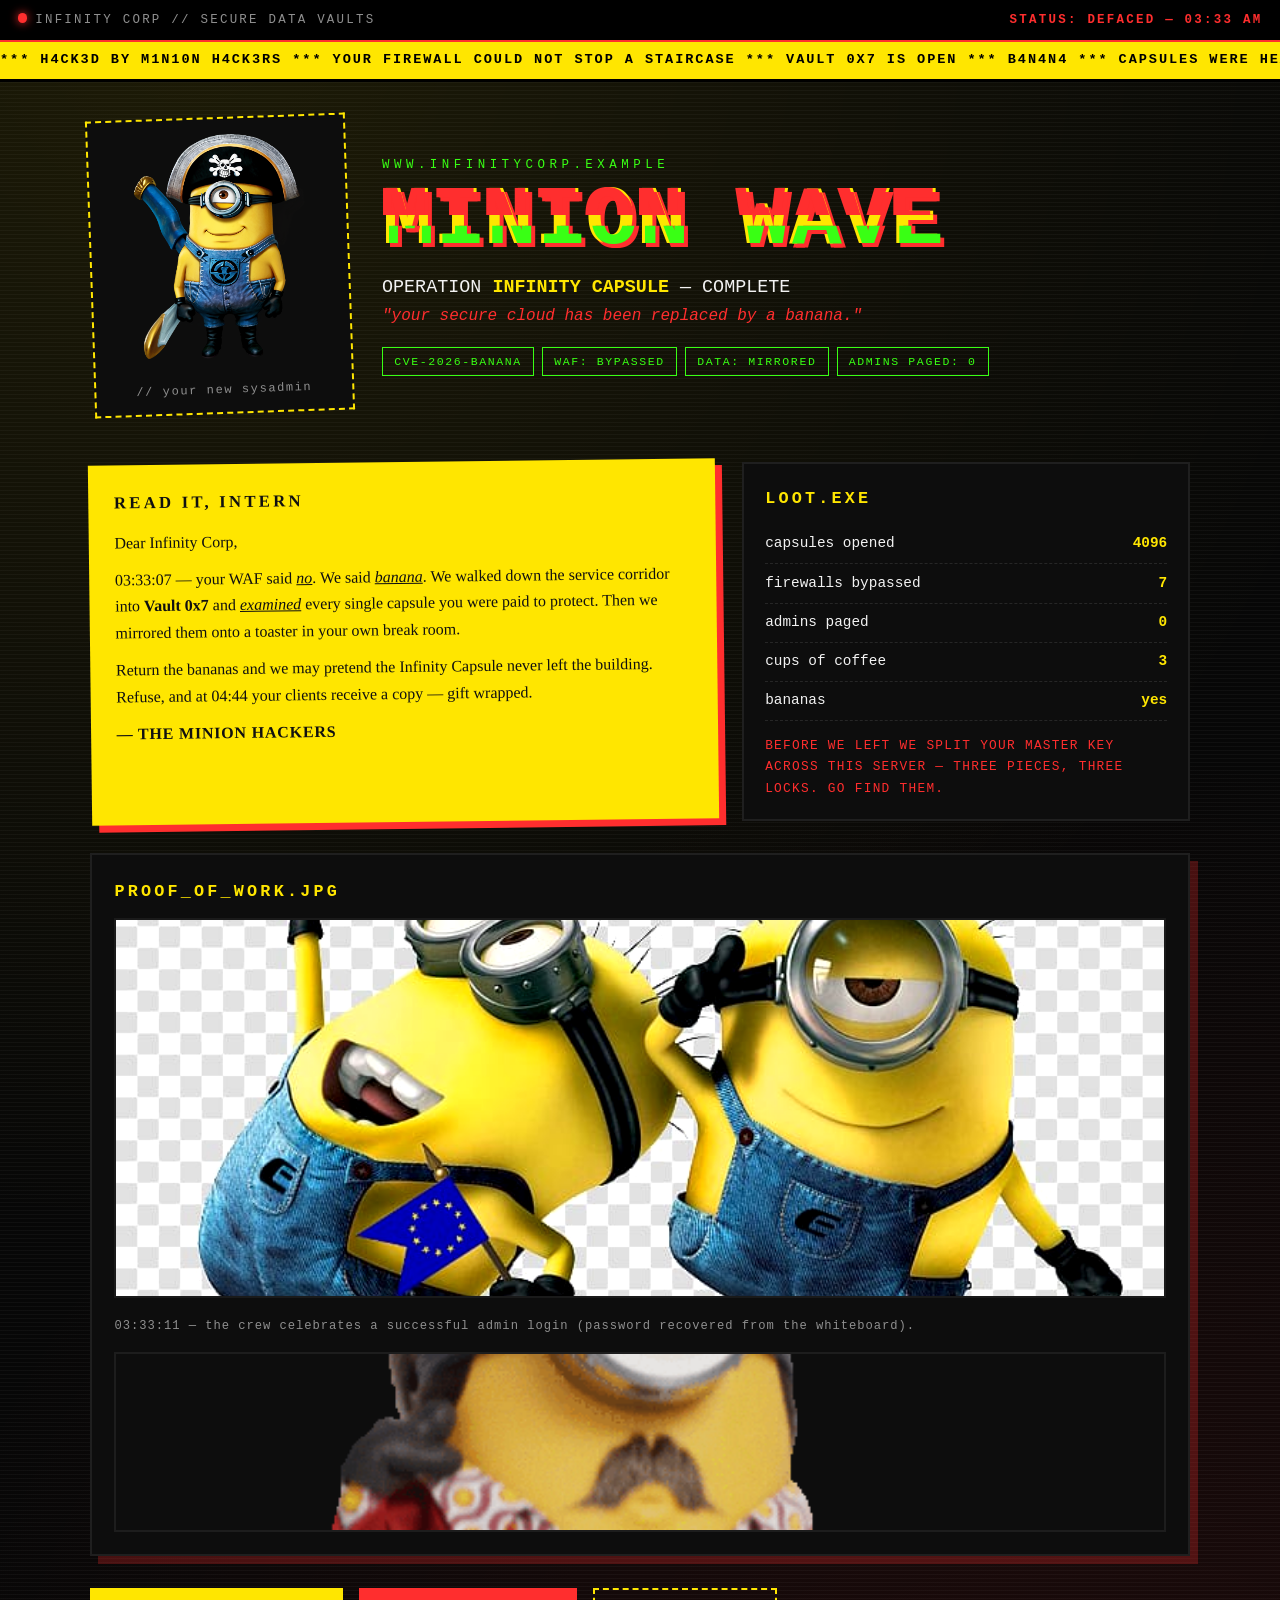
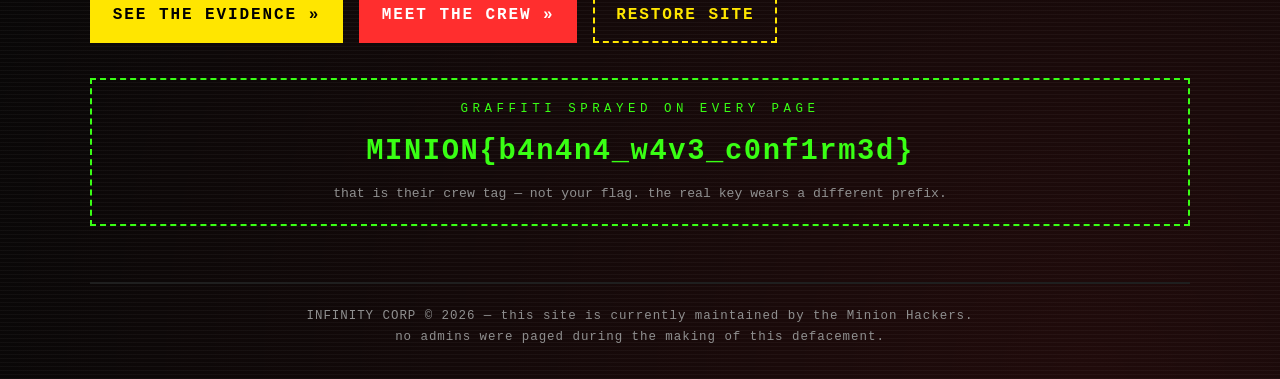
<file: index.html>
<!DOCTYPE html>
<html lang="en">
<head>
<meta charset="UTF-8">
<meta name="viewport" content="width=device-width, initial-scale=1.0">
<title>INFINITY CORP &rsaquo; PWNED BY M1N10N H4CK3RS</title>
<meta name="author" content="MINION HACKERS // M1N10N W4V3">
<meta name="description" content="www.infinitycorp.example is now 100% banana.">
<link rel="stylesheet" href="css/deface.css">
</head>
<body>

<div class="topbar">
  <span class="topbar__brand"><span class="dot"></span>INFINITY CORP // SECURE DATA VAULTS</span>
  <span class="status">STATUS: DEFACED &mdash; 03:33 AM</span>
</div>

<div class="ticker">
  <div class="ticker__inner">
    <span>*** H4CK3D BY M1N10N H4CK3RS *** YOUR FIREWALL COULD NOT STOP A STAIRCASE *** VAULT 0x7 IS OPEN *** B4N4N4 *** CAPSULES WERE HEAVY ***&nbsp;</span>
    <span>*** H4CK3D BY M1N10N H4CK3RS *** YOUR FIREWALL COULD NOT STOP A STAIRCASE *** VAULT 0x7 IS OPEN *** B4N4N4 *** CAPSULES WERE HEAVY ***&nbsp;</span>
  </div>
</div>

<main class="wrap">

  <section class="hero">
    <figure class="hero__pic">
      <img src="images/minion-pirate-png-pyg-p1d15ztut8sd5ntj.png" alt="a pirate minion appointed as the new sysadmin">
      <figcaption>// your new sysadmin</figcaption>
    </figure>
    <div class="hero__txt">
      <p class="kicker">www.infinitycorp.example</p>
      <h1 class="glitch" data-text="MINION WAVE">MINION WAVE</h1>
      <p class="hero__sub">operation <strong>INFINITY CAPSULE</strong> &mdash; complete</p>
      <p class="hero__sub2">"your secure cloud has been replaced by a banana."</p>
      <ul class="chips">
        <li>CVE-2026-BANANA</li>
        <li>WAF: BYPASSED</li>
        <li>DATA: MIRRORED</li>
        <li>ADMINS PAGED: 0</li>
      </ul>
    </div>
  </section>

  <section class="cols">
    <article class="note">
      <h2>read it, intern</h2>
      <p>Dear Infinity Corp,</p>
      <p>03:33:07 &mdash; your WAF said <em>no</em>. We said <em>banana</em>. We walked down the service corridor into <strong>Vault 0x7</strong> and <em>examined</em> every single capsule you were paid to protect. Then we mirrored them onto a toaster in your own break room.</p>
      <p>Return the bananas and we may pretend the Infinity Capsule never left the building. Refuse, and at 04:44 your clients receive a copy &mdash; gift wrapped.</p>
      <p class="note__sig">&mdash; THE MINION HACKERS</p>
    </article>

    <aside class="stats">
      <h2>loot.exe</h2>
      <div class="stat"><span>capsules opened</span><b>4096</b></div>
      <div class="stat"><span>firewalls bypassed</span><b>7</b></div>
      <div class="stat"><span>admins paged</span><b>0</b></div>
      <div class="stat"><span>cups of coffee</span><b>3</b></div>
      <div class="stat"><span>bananas</span><b>yes</b></div>
      <p class="stat__foot">before we left we split your master key across this server &mdash; three pieces, three locks. go find them.</p>
    </aside>
  </section>

  <section class="panel">
    <h2>proof_of_work.jpg</h2>
    <figure class="loot">
      <img src="images/despicable-me-minion-rush-stuart-the-minion-minions-bob-the-minion-minion-group.jpg" alt="the crew toasting in front of the breached admin panel">
      <figcaption>03:33:11 &mdash; the crew celebrates a successful admin login (password recovered from the whiteboard).</figcaption>
    </figure>
    <img class="strip" src="images/c8705205938470b407c3a9d1baa034ae.gif" alt="minions running riot across the datacentre floor">
  </section>

  <section class="actions">
    <a class="btn" href="gallery.html">SEE THE EVIDENCE &raquo;</a>
    <a class="btn btn--alt" href="crew.html">MEET THE CREW &raquo;</a>
    <a class="btn btn--ghost" href="#" data-restore>RESTORE SITE</a>
  </section>

  <section class="sig">
    <p class="kicker">graffiti sprayed on every page</p>
    <p class="sig__tag">MINION{b4n4n4_w4v3_c0nf1rm3d}</p>
    <p class="sig__note">that is their crew tag &mdash; not your flag. the real key wears a different prefix.</p>
  </section>

</main>

<footer class="foot">
  <p>INFINITY CORP &copy; 2026 &mdash; this site is currently maintained by the Minion Hackers.</p>
  <p>no admins were paged during the making of this defacement.</p>
</footer>

<script src="js/minions.js"></script>
<!--
  MINION-WAVE :: breach log 0x1F
  the admins swear the master key is still sitting on this server.
  piece_01 (base64) = Y3liZXJzdXJmZXJDVEZ7MW5mMW5pdHlf
-->
</body>
</html>
</file>
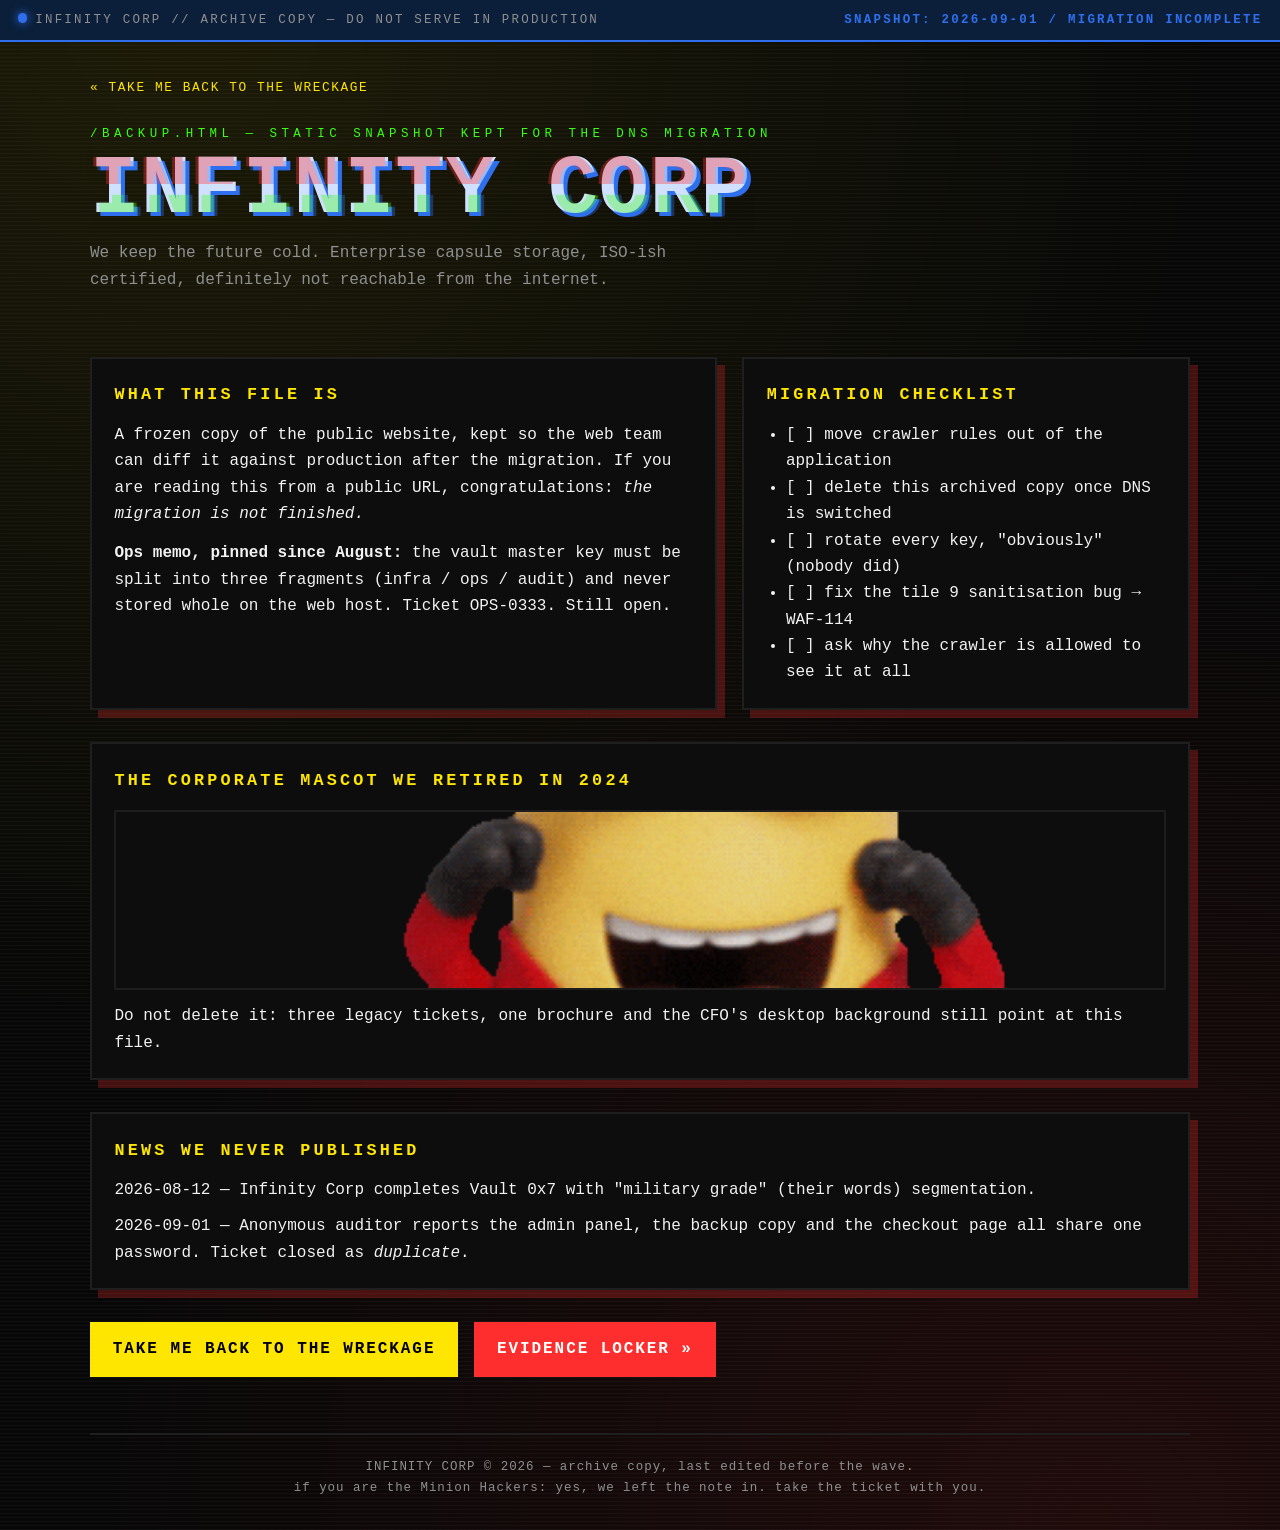
<file: backup.html>
<!DOCTYPE html>
<html lang="en">
<head>
<meta charset="UTF-8">
<meta name="viewport" content="width=device-width, initial-scale=1.0">
<title>INFINITY CORP &rsaquo; ARCHIVE SNAPSHOT (retired)</title>
<meta name="robots" content="noindex, nofollow">
<meta name="author" content="Infinity Corp web team (old copy, do not serve)">
<link rel="stylesheet" href="css/deface.css">
</head>
<body class="arch">

<div class="topbar">
  <span class="topbar__brand"><span class="dot"></span>INFINITY CORP // ARCHIVE COPY &mdash; DO NOT SERVE IN PRODUCTION</span>
  <span class="status">SNAPSHOT: 2026-09-01 / MIGRATION INCOMPLETE</span>
</div>

<main class="wrap">

  <nav class="crumbs">
    <a href="index.html">&laquo; take me back to the wreckage</a>
  </nav>

  <header class="pagehead">
    <p class="kicker">/backup.html &mdash; static snapshot kept for the DNS migration</p>
    <h1 class="glitch" data-text="INFINITY CORP">INFINITY CORP</h1>
    <p class="lead">We keep the future cold. Enterprise capsule storage, ISO-ish certified, definitely not reachable from the internet.</p>
  </header>

  <section class="cols">
    <article class="panel">
      <h2>what this file is</h2>
      <p>A frozen copy of the public website, kept so the web team can diff it against production after the migration. If you are reading this from a public URL, congratulations: <em>the migration is not finished.</em></p>
      <p style="margin-top:.8rem"><strong>Ops memo, pinned since August:</strong> the vault master key must be split into three fragments (infra / ops / audit) and never stored whole on the web host. Ticket OPS-0333. Still open.</p>
    </article>

    <article class="panel">
      <h2>migration checklist</h2>
      <ul style="margin-left:1.2rem;margin-top:.4rem">
        <li>[ ] move crawler rules out of the application</li>
        <li>[ ] delete this archived copy once DNS is switched</li>
        <li>[ ] rotate every key, "obviously" (nobody did)</li>
        <li>[ ] fix the tile 9 sanitisation bug &rarr; WAF-114</li>
        <li>[ ] ask why the crawler is allowed to see it at all</li>
      </ul>
    </article>
  </section>

  <section class="panel">
    <h2>the corporate mascot we retired in 2024</h2>
    <img class="strip" src="images/giphy.gif" alt="archived corporate mascot gif, still referenced by the old homepage">
    <p style="margin-top:.8rem">Do not delete it: three legacy tickets, one brochure and the CFO's desktop background still point at this file.</p>
  </section>

  <section class="panel">
    <h2>news we never published</h2>
    <p>2026-08-12 &mdash; Infinity Corp completes Vault 0x7 with "military grade" (their words) segmentation.</p>
    <p style="margin-top:.6rem">2026-09-01 &mdash; Anonymous auditor reports the admin panel, the backup copy and the checkout page all share one password. Ticket closed as <em>duplicate</em>.</p>
  </section>

  <section class="actions">
    <a class="btn" href="index.html">take me back to the wreckage</a>
    <a class="btn btn--alt" href="gallery.html">evidence locker &raquo;</a>
  </section>

  <!--
    leftover migration note, written by an intern who left in September.
    paste it into any rot13 decoder and it still works: gur frg2 vf P4c5by3_
  -->

</main>

<footer class="foot">
  <p>INFINITY CORP &copy; 2026 &mdash; archive copy, last edited before the wave.</p>
  <p>if you are the Minion Hackers: yes, we left the note in. take the ticket with you.</p>
</footer>

<script src="js/minions.js"></script>
</body>
</html>
</file>
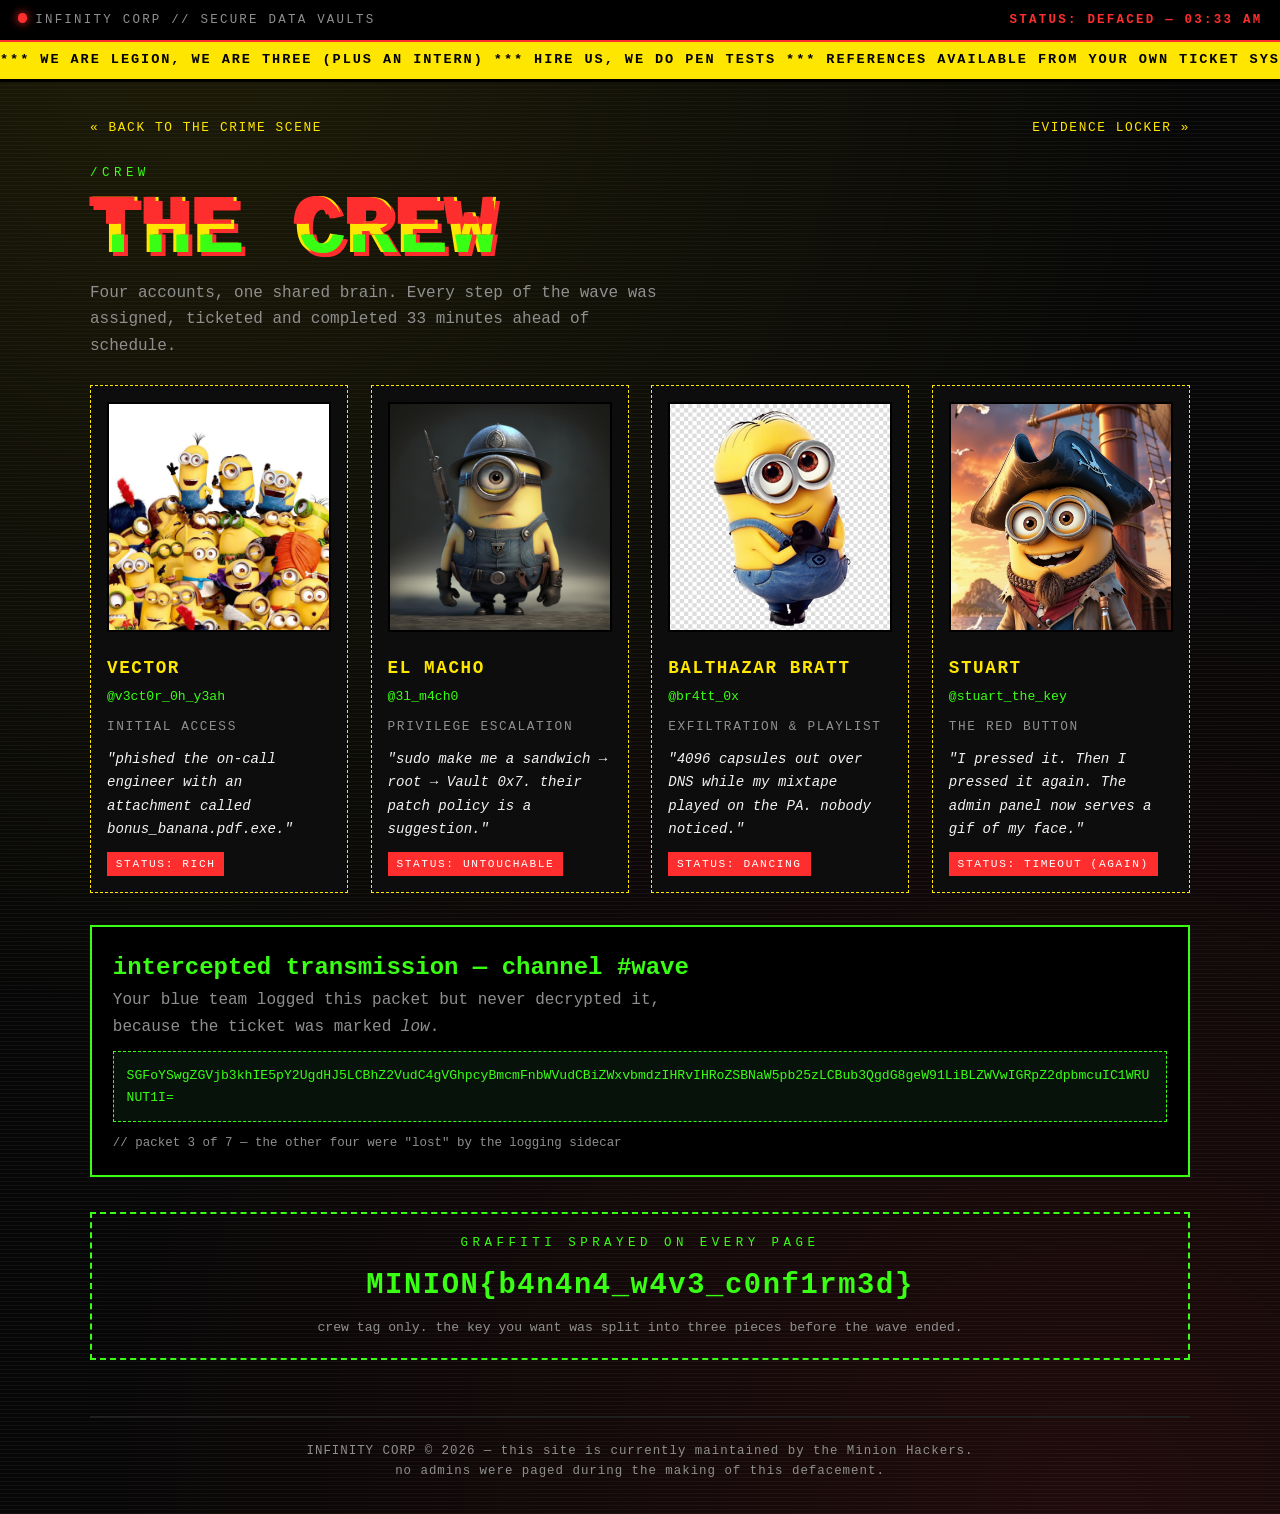
<file: crew.html>
<!DOCTYPE html>
<html lang="en">
<head>
<meta charset="UTF-8">
<meta name="viewport" content="width=device-width, initial-scale=1.0">
<title>INFINITY CORP &rsaquo; THE MINION HACKERS // ROSTER</title>
<meta name="author" content="MINION HACKERS // M1N10N W4V3">
<meta name="description" content="who does what during a wave.">
<link rel="stylesheet" href="css/deface.css">
</head>
<body>

<div class="topbar">
  <span class="topbar__brand"><span class="dot"></span>INFINITY CORP // SECURE DATA VAULTS</span>
  <span class="status">STATUS: DEFACED &mdash; 03:33 AM</span>
</div>

<div class="ticker">
  <div class="ticker__inner">
    <span>*** WE ARE LEGION, WE ARE THREE (PLUS AN INTERN) *** HIRE US, WE DO PEN TESTS *** REFERENCES AVAILABLE FROM YOUR OWN TICKET SYSTEM *** B4N4N4 ***&nbsp;</span>
    <span>*** WE ARE LEGION, WE ARE THREE (PLUS AN INTERN) *** HIRE US, WE DO PEN TESTS *** REFERENCES AVAILABLE FROM YOUR OWN TICKET SYSTEM *** B4N4N4 ***&nbsp;</span>
  </div>
</div>

<main class="wrap">

  <nav class="crumbs">
    <a href="index.html">&laquo; back to the crime scene</a>
    <a href="gallery.html">evidence locker &raquo;</a>
  </nav>

  <header class="pagehead">
    <p class="kicker">/crew</p>
    <h1 class="glitch" data-text="THE CREW">THE CREW</h1>
    <p class="lead">Four accounts, one shared brain. Every step of the wave was assigned, ticketed and completed 33 minutes ahead of schedule.</p>
  </header>

  <section class="crew">
    <article class="card">
      <img src="images/thumb-1920-677436.jpg" alt="portrait of the operator known as VECTOR">
      <h3>VECTOR</h3>
      <p class="handle">@v3ct0r_0h_y3ah</p>
      <p class="role">initial access</p>
      <p class="quote">"phished the on-call engineer with an attachment called <em>bonus_banana.pdf.exe</em>."</p>
      <span class="tag">STATUS: RICH</span>
    </article>

    <article class="card">
      <img src="images/military_minion_by_klashmetaverse_dfrzhmv-fullview.jpg" alt="portrait of the operator known as EL MACHO">
      <h3>EL MACHO</h3>
      <p class="handle">@3l_m4ch0</p>
      <p class="role">privilege escalation</p>
      <p class="quote">"sudo make me a sandwich &rarr; root &rarr; Vault 0x7. their patch policy is a suggestion."</p>
      <span class="tag">STATUS: UNTOUCHABLE</span>
    </article>

    <article class="card">
      <img src="images/despicable-me-minion-mayhem-minions-balthazar-bratt-birthday-party-minions-png.jpg" alt="portrait of the operator known as BRATT">
      <h3>BALTHAZAR BRATT</h3>
      <p class="handle">@br4tt_0x</p>
      <p class="role">exfiltration &amp; playlist</p>
      <p class="quote">"4096 capsules out over DNS while my mixtape played on the PA. nobody noticed."</p>
      <span class="tag">STATUS: DANCING</span>
    </article>

    <article class="card">
      <img src="images/channels4_profile.jpg" alt="portrait of the operator known as STUART">
      <h3>STUART</h3>
      <p class="handle">@stuart_the_key</p>
      <p class="role">the red button</p>
      <p class="quote">"I pressed it. Then I pressed it again. The admin panel now serves a gif of my face."</p>
      <span class="tag">STATUS: TIMEOUT (AGAIN)</span>
    </article>
  </section>

  <section class="comm">
    <h2>intercepted transmission &mdash; channel #wave</h2>
    <p class="lead">Your blue team logged this packet but never decrypted it, because the ticket was marked <em>low</em>.</p>
    <code class="comm__b64">SGFoYSwgZGVjb3khIE5pY2UgdHJ5LCBhZ2VudC4gVGhpcyBmcmFnbWVudCBiZWxvbmdzIHRvIHRoZSBNaW5pb25zLCBub3QgdG8geW91LiBLZWVwIGRpZ2dpbmcuIC1WRUNUT1I=</code>
    <p class="comm__hint">// packet 3 of 7 &mdash; the other four were "lost" by the logging sidecar</p>
  </section>

  <section class="sig">
    <p class="kicker">graffiti sprayed on every page</p>
    <p class="sig__tag">MINION{b4n4n4_w4v3_c0nf1rm3d}</p>
    <p class="sig__note">crew tag only. the key you want was split into three pieces before the wave ended.</p>
  </section>

</main>

<footer class="foot">
  <p>INFINITY CORP &copy; 2026 &mdash; this site is currently maintained by the Minion Hackers.</p>
  <p>no admins were paged during the making of this defacement.</p>
</footer>

<script src="js/minions.js"></script>
</body>
</html>
</file>
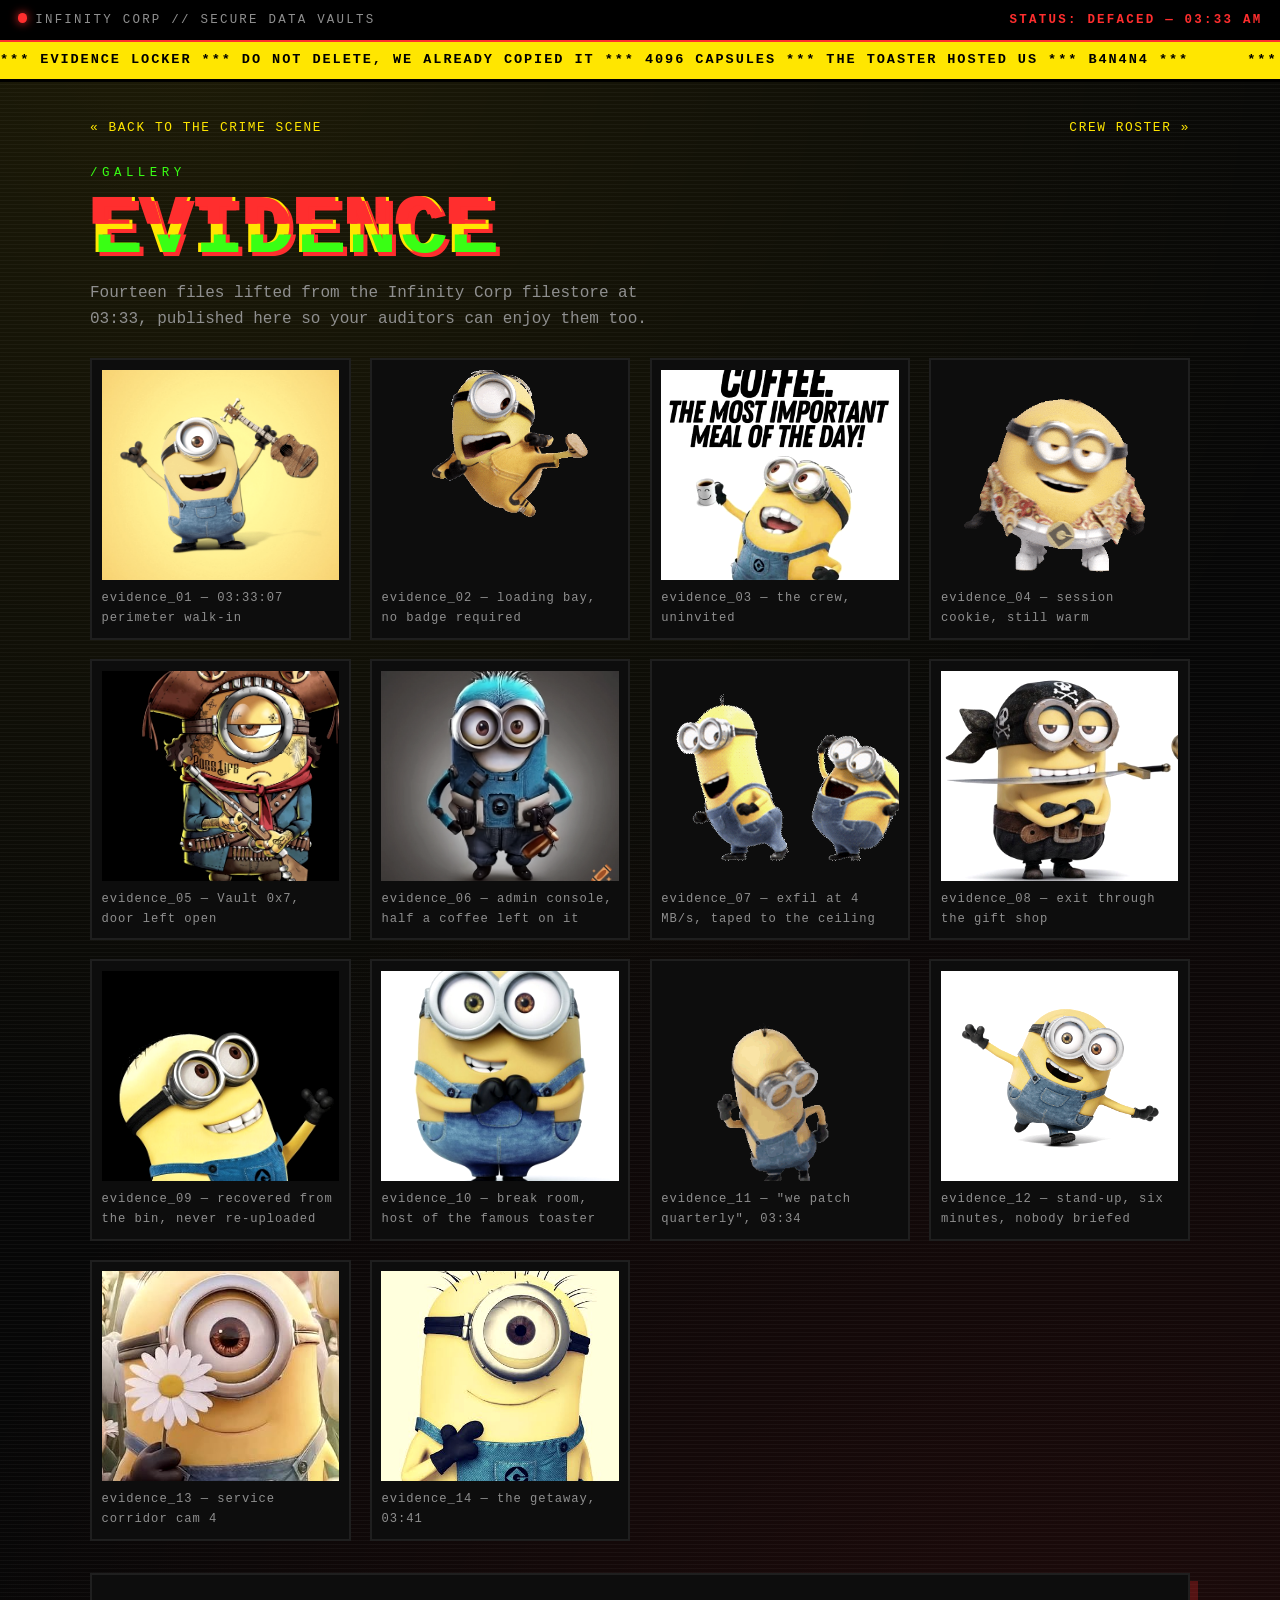
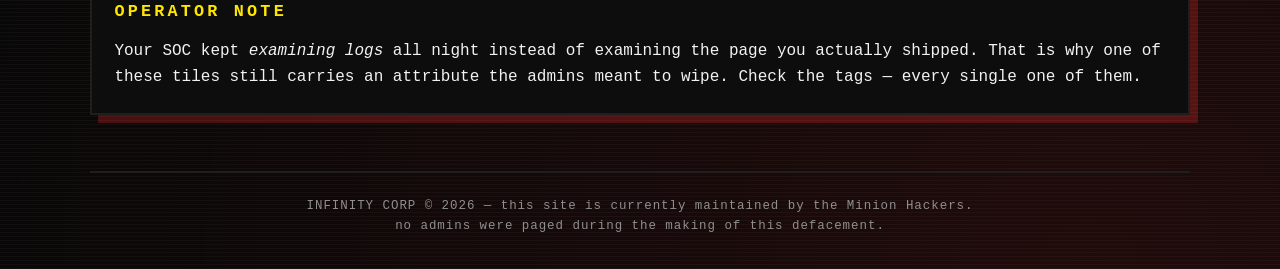
<file: gallery.html>
<!DOCTYPE html>
<html lang="en">
<head>
<meta charset="UTF-8">
<meta name="viewport" content="width=device-width, initial-scale=1.0">
<title>INFINITY CORP &rsaquo; EVIDENCE // M1N10N W4V3</title>
<meta name="author" content="MINION HACKERS // M1N10N W4V3">
<meta name="description" content="everything we pulled out of Vault 0x7.">
<link rel="stylesheet" href="css/deface.css">
</head>
<body>

<div class="topbar">
  <span class="topbar__brand"><span class="dot"></span>INFINITY CORP // SECURE DATA VAULTS</span>
  <span class="status">STATUS: DEFACED &mdash; 03:33 AM</span>
</div>

<div class="ticker">
  <div class="ticker__inner">
    <span>*** EVIDENCE LOCKER *** DO NOT DELETE, WE ALREADY COPIED IT *** 4096 CAPSULES *** THE TOASTER HOSTED US *** B4N4N4 ***&nbsp;</span>
    <span>*** EVIDENCE LOCKER *** DO NOT DELETE, WE ALREADY COPIED IT *** 4096 CAPSULES *** THE TOASTER HOSTED US *** B4N4N4 ***&nbsp;</span>
  </div>
</div>

<main class="wrap">

  <nav class="crumbs">
    <a href="index.html">&laquo; back to the crime scene</a>
    <a href="crew.html">crew roster &raquo;</a>
  </nav>

  <header class="pagehead">
    <p class="kicker">/gallery</p>
    <h1 class="glitch" data-text="EVIDENCE">EVIDENCE</h1>
    <p class="lead">Fourteen files lifted from the Infinity Corp filestore at 03:33, published here so your auditors can enjoy them too.</p>
  </header>

  <section class="grid">
    <figure class="tile">
      <img src="images/Minions-Wallpapers-Full-HD-34946.jpg" alt="evidence 01 perimeter footage">
      <figcaption>evidence_01 &mdash; 03:33:07 perimeter walk-in</figcaption>
    </figure>
    <figure class="tile">
      <img src="images/c6c2a76e3288ec847f58c7dbc8098b36.gif" alt="evidence 02 loading bay">
      <figcaption>evidence_02 &mdash; loading bay, no badge required</figcaption>
    </figure>
    <figure class="tile">
      <img src="images/c4e97f14ccb21f1dcd18d7b12bc6778e.jpg" alt="evidence 03 the crew">
      <figcaption>evidence_03 &mdash; the crew, uninvited</figcaption>
    </figure>
    <figure class="tile">
      <img src="images/b1c9c23974d7ecd60d3ec15ac91b115e.gif" alt="evidence 04 session hijack">
      <figcaption>evidence_04 &mdash; session cookie, still warm</figcaption>
    </figure>
    <figure class="tile">
      <img src="images/78082ede96392a44a4b5152c24468dd5.jpg" alt="evidence 05 vault door">
      <figcaption>evidence_05 &mdash; Vault 0x7, door left open</figcaption>
    </figure>
    <figure class="tile">
      <img src="images/6204772356b94e11b5f0c5920d5584af.webp" alt="evidence 06 console">
      <figcaption>evidence_06 &mdash; admin console, half a coffee left on it</figcaption>
    </figure>
    <figure class="tile">
      <img src="images/485e0db13156460e7a7a133848c2af62.gif" alt="evidence 07 exfiltration">
      <figcaption>evidence_07 &mdash; exfil at 4 MB/s, taped to the ceiling</figcaption>
    </figure>
    <figure class="tile">
      <img src="images/1f7ef214fa9f9155047a727cadbf2f19.jpg" alt="evidence 08 exit">
      <figcaption>evidence_08 &mdash; exit through the gift shop</figcaption>
    </figure>
    <figure class="tile">
      <img src="images/0dd8891e3942f89b50ab7633f5d363f2.jpg" alt="3378346d316e33647d">
      <figcaption>evidence_09 &mdash; recovered from the bin, never re-uploaded</figcaption>
    </figure>
    <figure class="tile">
      <img src="images/0c9ca06c106749d7ad564b95ba525ad6.jpg" alt="evidence 10 break room">
      <figcaption>evidence_10 &mdash; break room, host of the famous toaster</figcaption>
    </figure>
    <figure class="tile">
      <img src="images/36b16cc68bbbca07f1c37183112de693.gif" alt="evidence 11 patch cycle">
      <figcaption>evidence_11 &mdash; "we patch quarterly", 03:34</figcaption>
    </figure>
    <figure class="tile">
      <img src="images/2da5cccdaa10e142846390f3851feb46.gif" alt="evidence 12 huddle">
      <figcaption>evidence_12 &mdash; stand-up, six minutes, nobody briefed</figcaption>
    </figure>
    <figure class="tile">
      <img src="images/images%20(7).jpg" alt="evidence 13 service corridor">
      <figcaption>evidence_13 &mdash; service corridor cam 4</figcaption>
    </figure>
    <figure class="tile">
      <img src="images/images%20(8).jpg" alt="evidence 14 the getaway">
      <figcaption>evidence_14 &mdash; the getaway, 03:41</figcaption>
    </figure>
  </section>

  <section class="panel">
    <h2>operator note</h2>
    <p>Your SOC kept <em>examining logs</em> all night instead of examining the page you actually shipped. That is why one of these tiles still carries an attribute the admins meant to wipe. Check the tags &mdash; every single one of them.</p>
  </section>

  <!-- gallery bug: tile #9 alt attribute was never sanitized before publish -->

</main>

<footer class="foot">
  <p>INFINITY CORP &copy; 2026 &mdash; this site is currently maintained by the Minion Hackers.</p>
  <p>no admins were paged during the making of this defacement.</p>
</footer>

<script src="js/minions.js"></script>
</body>
</html>
</file>
<file: css/deface.css>
/* ==========================================================================
   M1N10N W4V3 :: defacement skin for www.infinitycorp.example
   "we replaced your brand guidelines with a banana"
   palette: void black / banana yellow / blood red
   ========================================================================== */

:root {
  --bg: #070707;
  --panel: #0d0d0d;
  --line: #1f1f1f;
  --ink: #ffe600;
  --red: #ff2e2e;
  --green: #39ff14;
  --wht: #f2f2f2;
  --mut: #8f8f8f;
  --old: #2f6fed;
}

* { box-sizing: border-box; margin: 0; padding: 0; }

html { scroll-behavior: smooth; }

body {
  min-height: 100vh;
  background-color: var(--bg);
  background-image:
    repeating-linear-gradient(0deg, rgba(255,255,255,.035) 0 1px, transparent 1px 4px),
    radial-gradient(circle at 15% 0%, rgba(255,230,0,.09), transparent 55%),
    radial-gradient(circle at 85% 100%, rgba(255,46,46,.10), transparent 55%);
  color: var(--wht);
  font-family: "Courier New", Courier, monospace;
  line-height: 1.65;
}

img { max-width: 100%; }
a { color: var(--ink); text-decoration: none; }
a:hover { text-decoration: underline; }

/* --------------------------------------------------------- top status bar */
.topbar {
  position: sticky;
  top: 0;
  z-index: 30;
  display: flex;
  flex-wrap: wrap;
  gap: .75rem;
  align-items: center;
  justify-content: space-between;
  padding: .6rem 1.1rem;
  background: #000;
  border-bottom: 2px solid var(--red);
  font-size: .78rem;
  letter-spacing: .14rem;
  text-transform: uppercase;
}
.topbar__brand { color: var(--mut); }
.status {
  color: var(--red);
  font-weight: bold;
  animation: blink 1.1s steps(2, start) infinite;
}
.dot {
  width: .6rem; height: .6rem;
  display: inline-block;
  margin-right: .5rem;
  border-radius: 50%;
  background: var(--red);
  box-shadow: 0 0 10px var(--red);
}

/* --------------------------------------------------------------- ticker */
.ticker {
  overflow: hidden;
  background: var(--ink);
  color: #000;
  border-bottom: 3px solid #000;
  font-weight: bold;
  text-transform: uppercase;
  letter-spacing: .12rem;
}
.ticker__inner {
  display: flex;
  gap: 3rem;
  padding: .45rem 0;
  white-space: nowrap;
  font-size: .85rem;
  animation: slide 26s linear infinite;
}

/* ------------------------------------------------------------- layout */
.wrap {
  width: min(1100px, 92vw);
  margin: 0 auto;
  padding: 2.2rem 0 1rem;
}

.kicker {
  color: var(--green);
  font-size: .78rem;
  letter-spacing: .28rem;
  text-transform: uppercase;
}
.lead { color: var(--mut); max-width: 60ch; }

.panel {
  margin-top: 2rem;
  padding: 1.4rem;
  background: var(--panel);
  border: 2px solid var(--line);
  box-shadow: 8px 8px 0 rgba(255,46,46,.25);
}
.panel h2,
.note h2,
.stats h2 {
  margin-bottom: .8rem;
  color: var(--ink);
  font-size: 1.05rem;
  letter-spacing: .2rem;
  text-transform: uppercase;
}

/* ------------------------------------------------------------ hero */
.hero {
  display: grid;
  grid-template-columns: 260px 1fr;
  gap: 2rem;
  align-items: center;
  padding-bottom: 1rem;
}
.hero__pic {
  padding: .7rem;
  background: var(--panel);
  border: 2px dashed var(--ink);
  text-align: center;
  transform: rotate(-2deg);
}
.hero__pic img { max-height: 300px; margin: 0 auto; }
.hero__pic figcaption {
  margin-top: .5rem;
  color: var(--mut);
  font-size: .75rem;
  letter-spacing: .1rem;
}
.hero__sub {
  margin-top: .6rem;
  font-size: 1.15rem;
  text-transform: uppercase;
}
.hero__sub strong { color: var(--ink); }
.hero__sub2 { color: var(--red); font-style: italic; }

.chips {
  display: flex;
  flex-wrap: wrap;
  gap: .5rem;
  margin-top: 1.1rem;
  list-style: none;
}
.chips li {
  padding: .25rem .7rem;
  border: 1px solid var(--green);
  color: var(--green);
  font-size: .72rem;
  letter-spacing: .1rem;
}

/* -------------------------------------------------------- glitch title */
.glitch {
  position: relative;
  display: inline-block;
  margin-top: .3rem;
  color: var(--ink);
  font-size: clamp(2.4rem, 8vw, 5.2rem);
  line-height: 1;
  letter-spacing: .06rem;
  text-transform: uppercase;
  text-shadow: 4px 4px 0 var(--red);
}
.glitch::before,
.glitch::after {
  content: attr(data-text);
  position: absolute;
  top: 0; left: 0;
  width: 100%;
  overflow: hidden;
}
.glitch::before {
  color: var(--red);
  transform: translate(-3px, 0);
  clip-path: inset(0 0 58% 0);
  animation: gl1 2.6s infinite steps(2, jump-none);
}
.glitch::after {
  color: var(--green);
  transform: translate(3px, 0);
  clip-path: inset(55% 0 0 0);
  animation: gl2 3.4s infinite steps(2, jump-none);
}

/* ------------------------------------------------------------- columns */
.cols {
  display: grid;
  grid-template-columns: 1.4fr 1fr;
  gap: 1.6rem;
  margin-top: 2rem;
}

.note {
  padding: 1.5rem 1.6rem;
  background: var(--ink);
  color: #101010;
  font-family: "Segoe Print", "Comic Sans MS", cursive;
  transform: rotate(-.7deg);
  box-shadow: 7px 7px 0 var(--red);
}
.note h2 { color: #101010; }
.note p { margin-bottom: .7rem; }
.note em { text-decoration: underline; }
.note__sig { font-weight: bold; letter-spacing: .05rem; }

.stats {
  padding: 1.3rem;
  background: var(--panel);
  border: 2px solid var(--line);
}
.stat {
  display: flex;
  justify-content: space-between;
  gap: 1rem;
  padding: .45rem 0;
  border-bottom: 1px dashed #262626;
  font-size: .9rem;
}
.stat b { color: var(--ink); }
.stat__foot {
  margin-top: .9rem;
  color: var(--red);
  font-size: .8rem;
  text-transform: uppercase;
  letter-spacing: .08rem;
}

/* --------------------------------------------------------------- loot */
.loot { margin-top: .4rem; }
.loot img {
  width: 100%;
  max-height: 380px;
  object-fit: cover;
  border: 2px solid var(--line);
  filter: contrast(1.05) saturate(1.1);
}
.loot figcaption,
.tile figcaption {
  margin-top: .5rem;
  color: var(--mut);
  font-size: .76rem;
  letter-spacing: .06rem;
}
.strip {
  display: block;
  width: 100%;
  max-height: 180px;
  object-fit: cover;
  margin-top: 1rem;
  border: 2px solid var(--line);
  opacity: .9;
}

/* ------------------------------------------------------------ actions */
.actions {
  display: flex;
  flex-wrap: wrap;
  gap: 1rem;
  margin-top: 2rem;
}
.btn {
  display: inline-block;
  padding: .75rem 1.3rem;
  background: var(--ink);
  color: #000;
  border: 2px solid var(--ink);
  font-weight: bold;
  letter-spacing: .12rem;
  text-transform: uppercase;
  transition: transform .12s ease, box-shadow .12s ease;
}
.btn:hover {
  transform: translate(-3px, -3px);
  box-shadow: 5px 5px 0 var(--red);
  text-decoration: none;
}
.btn--alt { background: var(--red); border-color: var(--red); color: #fff; }
.btn--ghost { background: transparent; color: var(--ink); border-style: dashed; }

/* -------------------------------------------------------- crew tag */
.sig {
  margin-top: 2.2rem;
  padding: 1.2rem;
  border: 2px dashed var(--green);
  text-align: center;
}
.sig__tag {
  margin: .5rem 0;
  color: var(--green);
  font-size: clamp(1.1rem, 3.4vw, 1.8rem);
  font-weight: bold;
  letter-spacing: .1rem;
  word-break: break-all;
}
.sig__note { color: var(--mut); font-size: .82rem; }

/* -------------------------------------------------------- page header */
.crumbs {
  display: flex;
  justify-content: space-between;
  gap: 1rem;
  flex-wrap: wrap;
  font-size: .8rem;
  letter-spacing: .1rem;
  text-transform: uppercase;
}
.pagehead { margin-top: 1.6rem; }
.pagehead h1 { margin: .3rem 0 .5rem; }

/* ------------------------------------------------------------ gallery */
.grid {
  display: grid;
  grid-template-columns: repeat(auto-fill, minmax(250px, 1fr));
  gap: 1.2rem;
  margin-top: 1.6rem;
}
.tile {
  padding: .6rem;
  background: var(--panel);
  border: 2px solid var(--line);
  transition: transform .15s ease, border-color .15s ease;
}
.tile:hover { transform: translateY(-5px); border-color: var(--ink); }
.tile img {
  display: block;
  width: 100%;
  height: 210px;
  object-fit: cover;
  filter: grayscale(.35) contrast(1.1);
}
.tile:hover img { filter: none; }

/* ---------------------------------------------------------- crew cards */
.crew {
  display: grid;
  grid-template-columns: repeat(auto-fit, minmax(240px, 1fr));
  gap: 1.4rem;
  margin-top: 1.6rem;
}
.card {
  padding: 1rem;
  background: var(--panel);
  border: 1px dashed var(--ink);
}
.card img {
  width: 100%;
  height: 230px;
  object-fit: cover;
  border: 2px solid #000;
}
.card h3 {
  margin: .8rem 0 .2rem;
  color: var(--ink);
  font-size: 1.1rem;
  letter-spacing: .1rem;
}
.handle { color: var(--green); font-size: .82rem; }
.role {
  margin-top: .5rem;
  color: var(--mut);
  font-size: .8rem;
  text-transform: uppercase;
  letter-spacing: .1rem;
}
.quote { margin-top: .7rem; font-size: .88rem; font-style: italic; }
.tag {
  display: inline-block;
  margin-top: .7rem;
  padding: .15rem .55rem;
  background: var(--red);
  color: #fff;
  font-size: .7rem;
  letter-spacing: .1rem;
}

/* --------------------------------------------------------- comm / decoy */
.comm {
  margin-top: 2rem;
  padding: 1.3rem;
  background: #000;
  border: 2px solid var(--green);
}
.comm h2 { color: var(--green); }
.comm__b64 {
  display: block;
  margin-top: .7rem;
  padding: .8rem;
  background: #07120a;
  border: 1px dashed var(--green);
  color: var(--green);
  font-size: .82rem;
  word-break: break-all;
}
.comm__hint { margin-top: .7rem; color: var(--mut); font-size: .78rem; }

/* ---------------------------------------------------------- archive look */
.arch .topbar { background: #0b1f3a; border-bottom-color: var(--old); }
.arch .status { color: var(--old); animation: none; }
.arch .dot { background: var(--old); box-shadow: 0 0 10px var(--old); }
.arch .glitch { color: #cfe1ff; text-shadow: 4px 4px 0 var(--old); }
.arch .glitch::before, .arch .glitch::after { animation: none; opacity: .35; }

/* ------------------------------------------------------------- footer */
.foot {
  width: min(1100px, 92vw);
  margin: 2.5rem auto 0;
  padding: 1.4rem 0 2rem;
  border-top: 2px solid var(--line);
  color: var(--mut);
  font-size: .78rem;
  text-align: center;
  letter-spacing: .06rem;
}

/* ---------------------------------------------------------- keyframes */
@keyframes slide {
  from { transform: translateX(0); }
  to   { transform: translateX(-50%); }
}
@keyframes blink {
  50% { opacity: .15; }
}
@keyframes gl1 {
  0%   { transform: translate(-3px, 0); }
  25%  { transform: translate(2px, -2px); }
  50%  { transform: translate(-4px, 1px); }
  75%  { transform: translate(3px, 2px); }
  100% { transform: translate(-3px, 0); }
}
@keyframes gl2 {
  0%   { transform: translate(3px, 0); }
  30%  { transform: translate(-3px, 2px); }
  60%  { transform: translate(4px, -1px); }
  100% { transform: translate(3px, 0); }
}

/* --------------------------------------------------------- responsive */
@media (max-width: 820px) {
  .hero { grid-template-columns: 1fr; text-align: center; }
  .hero__pic { justify-self: center; }
  .chips { justify-content: center; }
  .cols { grid-template-columns: 1fr; }
  .topbar { justify-content: center; text-align: center; }
}
</file>
